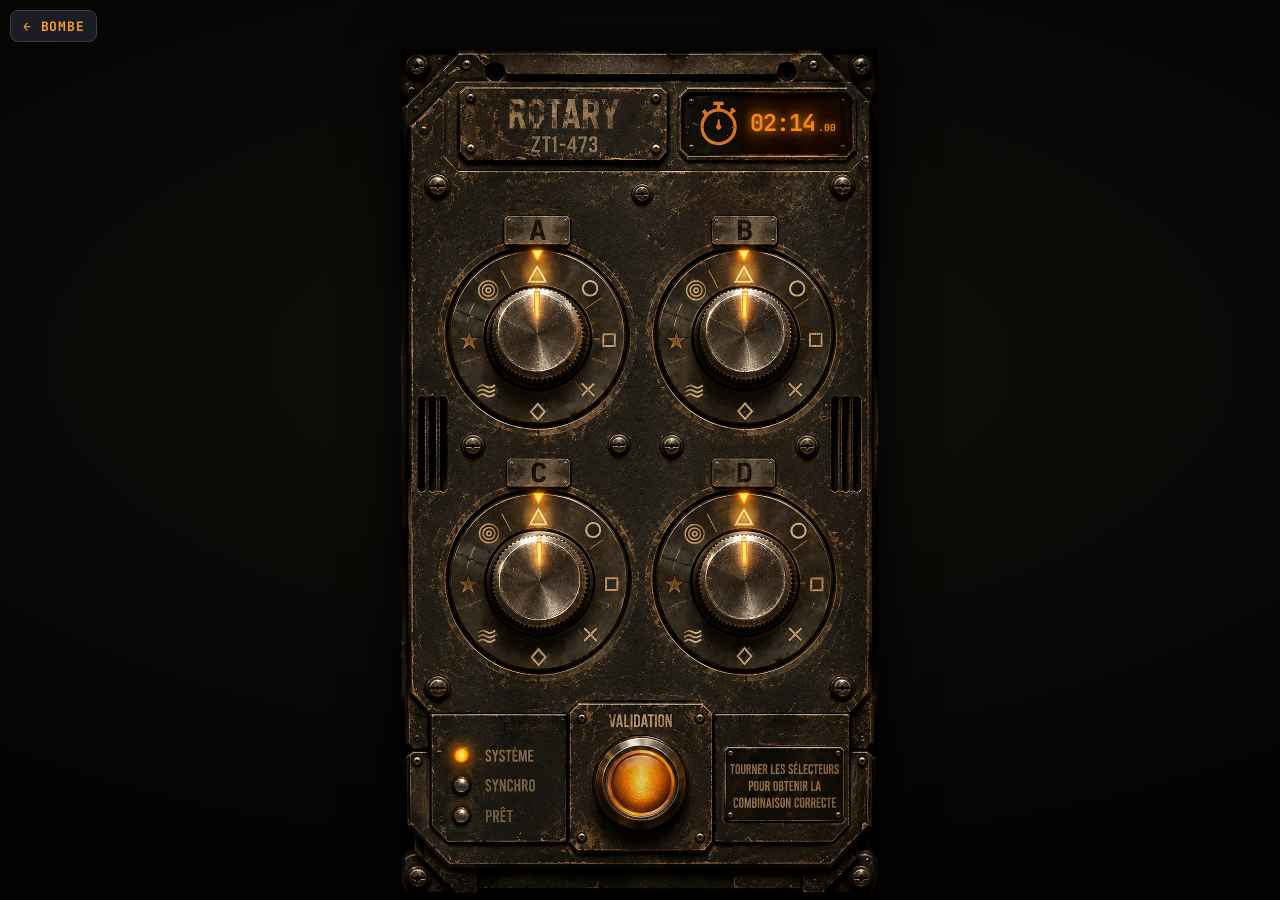
<file: rotary.html>
<!doctype html>
<html lang="fr"><head><meta charset="utf-8">
<meta name="viewport" content="width=device-width,initial-scale=1,viewport-fit=cover,user-scalable=no">
<meta name="theme-color" content="#050403"><title>ZERO TIME · ROTARY</title>
<link href="https://fonts.googleapis.com/css2?family=JetBrains+Mono:wght@500;700&family=Saira+Stencil+One&display=swap" rel="stylesheet">
<link rel="stylesheet" href="css/rotary.css?v=1"><style>html,body{margin:0;height:100%;background:#050403;overscroll-behavior:none}</style></head>
<body><div id="app"></div>
<script src="js/rotary.js?v=1"></script>
<script>
  // Démo autonome : combinaison tirée au hasard, chrono de 2 min 15. (?debug affiche la solution)
  var target = [1, 3, 6, 5]; // test : A cercle · B croix · C étoile · D onde
  var R = ZTRotary.mount(document.getElementById("app"), {
    backLabel: "← BOMBE", onBack: function () { location.href = "./"; },
    isCorrect: function (i, v) { return ZTRotary.SYMBOLS[v].s === target[i]; }, onValidate: function (p) { return p.every(function (v, i) { return ZTRotary.SYMBOLS[v].s === target[i]; }); }
  });
  var end = Date.now() + 135000;
  setInterval(function () { R.setTime(end - Date.now()); }, 200); R.setTime(135000);
  if (/debug/.test(location.search)) { var d = document.createElement("div"); d.className = "zr-dbg"; d.textContent = "SOLUTION " + target.map(function (v) { return ["triangle","cercle","carré","croix","losange","onde","étoile","cible"][v]; }).join(" · "); document.body.appendChild(d); }
</script></body></html>
</file>
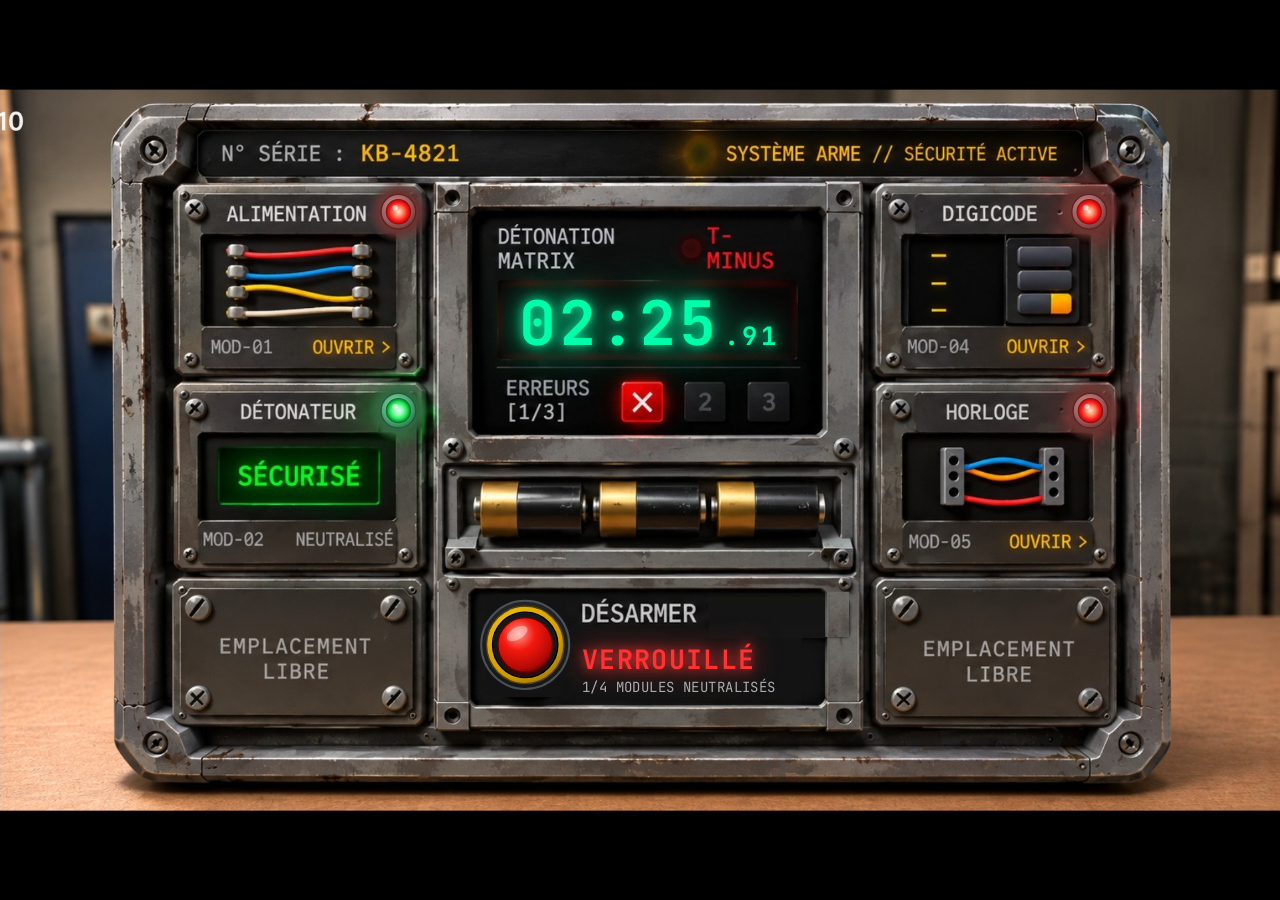
<file: test/bombe.html>
<!DOCTYPE html>
<html lang="fr"><head><meta charset="utf-8">
<meta name="viewport" content="width=device-width,initial-scale=1,viewport-fit=cover">
<meta name="theme-color" content="#000">
<title>ZERO TIME — test écran de la bombe</title>
<style>
@font-face{font-family:"ZTOrb";src:url(jetbrains-400.woff2) format("woff2");font-weight:400;font-display:block}
@font-face{font-family:"ZTOrb";src:url(jetbrains-700.woff2) format("woff2");font-weight:700;font-display:block}

html,body{margin:0;height:100%;background:#000;overflow:hidden;-webkit-tap-highlight-color:transparent;font-family:"JetBrains Mono",ui-monospace,monospace}
#stage{position:absolute;left:50%;top:50%;width:min(100vw,calc(100vh*1918/1080));aspect-ratio:1918/1080;transform:translate(-50%,-50%)}
#stage img{display:block;width:100%;height:100%;user-select:none;-webkit-user-drag:none}
.z{position:absolute;border:0;padding:0;background:transparent;border-radius:1.2%;cursor:pointer;outline:0}
.z[data-t=free],.z[data-t=chrono]{cursor:default}
.z.on{background:rgba(255,255,255,.14)}
@keyframes sh{0%,100%{transform:translate(-50%,-50%)}20%{transform:translate(calc(-50% - 7px),-50%)}40%{transform:translate(calc(-50% + 7px),-50%)}60%{transform:translate(calc(-50% - 5px),-50%)}80%{transform:translate(calc(-50% + 5px),-50%)}}
#stage.sh{animation:sh .35s}
#toast{position:fixed;left:50%;bottom:14px;transform:translateX(-50%);background:rgba(10,14,18,.92);color:#f3f5f5;border:1px solid #ff9f32;border-radius:8px;padding:8px 14px;font-size:14px;opacity:0;pointer-events:none;transition:opacity .2s;z-index:5;max-width:90vw;text-align:center}
#toast.on{opacity:1}
#mod{position:fixed;background:#101820;color:#f3f5f5;z-index:10;display:none;overflow:hidden;transition:left .3s ease,top .3s ease,width .3s ease,height .3s ease,border-radius .3s ease;border:1px solid #2a3640}
#mod .in{position:absolute;inset:0;display:flex;flex-direction:column;align-items:center;justify-content:center;gap:12px;text-align:center;padding:16px;opacity:0;transition:opacity .2s .2s}
#mod.full .in{opacity:1}
#mod h2{margin:0;font-size:22px;letter-spacing:.12em;color:#ff9f32;text-transform:uppercase}
#mod p{margin:0;color:#a8b3bb;font-size:14px;max-width:520px;line-height:1.5}
#mod button{margin-top:6px;height:48px;padding:0 24px;border:0;border-radius:8px;background:#ff9f32;color:#101820;font-family:inherit;font-size:15px;font-weight:700;letter-spacing:.06em;cursor:pointer}
#turn{position:fixed;inset:0;background:#000;color:#f3f5f5;z-index:20;display:none;align-items:center;justify-content:center;flex-direction:column;gap:14px;text-align:center;font-size:18px;letter-spacing:.1em}
#turn b{font-size:44px;color:#ff9f32}
@media (orientation:portrait){#turn{display:flex}}

#fx{position:absolute;inset:0;width:100%;height:100%;pointer-events:none}
#fx .dig{font-family:"ZTOrb",ui-monospace,monospace;font-weight:700;font-size:92px;letter-spacing:.05em;fill:#00ffaa;text-anchor:middle;filter:drop-shadow(0 0 8px rgba(0,255,170,.9)) drop-shadow(0 0 22px rgba(0,255,170,.6)) drop-shadow(0 0 42px rgba(0,255,170,.35))}
#fx .off{opacity:0}
@keyframes bl{0%,44%{opacity:0}50%,94%{opacity:1}100%{opacity:0}}
@keyframes blg2{0%,44%{opacity:1}50%,94%{opacity:.12}100%{opacity:1}}
@keyframes blg{0%,44%{opacity:.12}50%,94%{opacity:1}100%{opacity:.12}}
@keyframes bl2{0%,44%{opacity:1}50%,94%{opacity:0}100%{opacity:1}}
@keyframes pu{0%,100%{opacity:0}50%{opacity:.42}}
.a1{animation:bl 1.2s steps(1,end) infinite}
.a2{animation:bl2 1.2s steps(1,end) infinite}
.a3{animation:pu 2.4s ease-in-out infinite}
.a4{animation:bl 2.4s steps(1,end) infinite}
#fx.fast .a1,#fx.fast .a2{animation-duration:.5s}
#fx.fast .a4{animation-duration:1s}
#boom{position:fixed;inset:0;background:#2a0000;color:#fff;z-index:15;display:none;align-items:center;justify-content:center;flex-direction:column;gap:18px;text-align:center}
#boom.on{display:flex;animation:fl .5s 3}
#boom.win{background:#031a0e;animation:none}#boom.win h2{color:#00ffaa}
@keyframes fl{0%,100%{background:#2a0000}50%{background:#b00000}}
#boom h2{margin:0;font-size:40px;letter-spacing:.2em;color:#ff4b43}
#boom button{height:48px;padding:0 26px;border:0;border-radius:8px;background:#ff9f32;color:#101820;font-family:inherit;font-size:15px;font-weight:700;letter-spacing:.06em;cursor:pointer}
#mod .tm{position:absolute;top:10px;right:14px;font-family:"ZTOrb",monospace;font-weight:700;font-size:22px;color:#fc2723}

#fx .dig.al{fill:#ff3333;filter:drop-shadow(0 0 10px rgba(255,51,51,1)) drop-shadow(0 0 28px rgba(255,51,51,.8)) drop-shadow(0 0 50px rgba(255,51,51,.5));animation:fc .65s ease-in-out infinite alternate}
@keyframes fc{0%{opacity:.85}100%{opacity:1}}
#fx .ms{font-size:38px}
.led .lr,.led .lg{display:none}
.led.red .lr,.led.green .lg{display:inline}
.led.red .lr{animation:blg 1.2s steps(1,end) infinite}
.led.red.alt .lr{animation:blg2 1.2s steps(1,end) infinite}
.led.green .lg{animation:pu2 2.4s ease-in-out infinite}
#fx.fast .led.red .lr{animation-duration:.5s}



@keyframes pu2{0%,100%{opacity:.7}50%{opacity:1}}

#mod .row{display:flex;gap:10px;flex-wrap:wrap;justify-content:center}
#mod button.alt{background:transparent;color:#ff9f32;border:1px solid #ff9f32}

#fx .at{font-family:"ZTOrb",ui-monospace,monospace;font-weight:400;font-size:26px;fill:#a9acae;letter-spacing:.03em}
#fx .bt{font-family:"ZTOrb",ui-monospace,monospace;font-weight:700;text-anchor:middle}
#armb .gr,#armb .rd{display:none}
#armb.lock .rd{display:inline}#armb.open .gr{display:inline}
#es .cap{transition:transform .12s;transform-box:fill-box;transform-origin:center}
#es.pressed .cap{transform:translateY(5px) scale(.93)}
#es .halo{opacity:0}
#es.open .halo{animation:pu3 1.1s ease-in-out infinite}
@keyframes pu3{0%,100%{opacity:.25}50%{opacity:.9}}

#fx .st{font-family:"ZTOrb",ui-monospace,monospace;font-weight:700;font-size:40px;letter-spacing:.05em}
#armb.lock .st{fill:#ff3333;filter:drop-shadow(0 0 8px rgba(255,51,51,.95)) drop-shadow(0 0 20px rgba(255,51,51,.6))}
#armb.open .st{fill:#00ffaa;filter:drop-shadow(0 0 8px rgba(0,255,170,.9)) drop-shadow(0 0 22px rgba(0,255,170,.6))}
#fx .sub{font-size:21px}
</style></head><body>
<div id="stage">
<img src="bombe.jpg" alt="Bombe : Alimentation, Détonateur, Digicode, Horloge, deux emplacements libres" draggable="false">
<svg id="fx" viewBox="0 0 1918 1080" aria-hidden="true">
<defs>
<radialGradient id="offR"><stop offset="0" stop-color="#2b0707"/><stop offset=".5" stop-color="#3a0b0b"/><stop offset=".62" stop-color="#1c0606" stop-opacity=".9"/><stop offset="1" stop-color="#0d0404" stop-opacity="0"/></radialGradient>
<radialGradient id="offG"><stop offset="0" stop-color="#062a12"/><stop offset=".5" stop-color="#0a3a18"/><stop offset=".62" stop-color="#05200c" stop-opacity=".9"/><stop offset="1" stop-color="#030f06" stop-opacity="0"/></radialGradient>
<radialGradient id="offY"><stop offset="0" stop-color="#2a2204"/><stop offset=".55" stop-color="#3a2f06"/><stop offset="1" stop-color="#120d02" stop-opacity="0"/></radialGradient>
<radialGradient id="hR"><stop offset="0" stop-color="#ff2a1f" stop-opacity=".75"/><stop offset=".45" stop-color="#ff2a1f" stop-opacity=".35"/><stop offset="1" stop-color="#ff2a1f" stop-opacity="0"/></radialGradient>
<radialGradient id="hG"><stop offset="0" stop-color="#17ff6a" stop-opacity=".75"/><stop offset=".45" stop-color="#17ff6a" stop-opacity=".35"/><stop offset="1" stop-color="#17ff6a" stop-opacity="0"/></radialGradient>
<radialGradient id="lR" cx=".5" cy=".5" r=".5"><stop offset="0" stop-color="#ffe6cf"/><stop offset=".38" stop-color="#ff8a66"/><stop offset=".75" stop-color="#ff1a1a"/><stop offset="1" stop-color="#b00808"/></radialGradient>
<radialGradient id="lG" cx=".5" cy=".5" r=".5"><stop offset="0" stop-color="#e4fff0"/><stop offset=".38" stop-color="#8dffb4"/><stop offset=".75" stop-color="#16e04e"/><stop offset="1" stop-color="#087a2a"/></radialGradient>
<radialGradient id="bz" cx=".4" cy=".35" r=".75"><stop offset="0" stop-color="#b9c1c4"/><stop offset=".6" stop-color="#6c7478"/><stop offset="1" stop-color="#2b3134"/></radialGradient>
<radialGradient id="pt"><stop offset="0" stop-color="#3b3836"/><stop offset=".62" stop-color="#3b3836"/><stop offset="1" stop-color="#3b3836" stop-opacity="0"/></radialGradient>
<radialGradient id="esb" cx=".5" cy=".4" r=".7"><stop offset="0" stop-color="#3a3f43"/><stop offset="1" stop-color="#0d0e0f"/></radialGradient>
<radialGradient id="esy" cx=".4" cy=".35" r=".8"><stop offset="0" stop-color="#ffd21f"/><stop offset=".7" stop-color="#d09a00"/><stop offset="1" stop-color="#7a5a00"/></radialGradient>
<radialGradient id="esr" cx=".38" cy=".3" r=".75"><stop offset="0" stop-color="#ff9a8c"/><stop offset=".4" stop-color="#f3190f"/><stop offset=".85" stop-color="#b30a05"/><stop offset="1" stop-color="#6b0402"/></radialGradient>
<radialGradient id="esh"><stop offset=".55" stop-color="#ff2a1f" stop-opacity=".7"/><stop offset="1" stop-color="#ff2a1f" stop-opacity="0"/></radialGradient>
<linearGradient id="pbg" x1="0" y1="0" x2="0" y2="1"><stop offset="0" stop-color="#0a0d0a"/><stop offset=".12" stop-color="#14160f"/><stop offset=".3" stop-color="#141414"/><stop offset="1" stop-color="#151515"/></linearGradient>
<linearGradient id="bgR" x1="0" y1="0" x2="0" y2="1"><stop offset="0" stop-color="#d11a1a"/><stop offset="1" stop-color="#8a0c0c"/></linearGradient>
<linearGradient id="bgG" x1="0" y1="0" x2="0" y2="1"><stop offset="0" stop-color="#14a04c"/><stop offset="1" stop-color="#0a6a30"/></linearGradient>
</defs>
<rect x="752" y="294" width="436" height="102" rx="6" fill="#090405" style="filter:blur(3px)"/>
<text class="dig" id="dg" x="972" y="383"><tspan id="dm">02:27</tspan><tspan class="ms" id="dms" dx="8">.00</tspan></text>



<g class="led red" id="led-alim" transform="translate(597 183)">
<circle r="48" fill="url(#pt)"/>
<circle r="26" fill="url(#bz)" stroke="#1b2023" stroke-width="2"/>
<circle r="19" fill="#120a0a"/>
<g class="lr"><circle class="glow" r="46" fill="url(#hR)"/><circle r="18" fill="url(#lR)"/><circle cx="-5" cy="-6" r="4" fill="#fff" opacity=".6"/></g>
<g class="lg"><circle class="glow" r="46" fill="url(#hG)"/><circle r="18" fill="url(#lG)"/><circle cx="-5" cy="-6" r="4" fill="#fff" opacity=".6"/></g>
</g>
<g class="led red" id="led-deto" transform="translate(597 481)">
<circle r="48" fill="url(#pt)"/>
<circle r="26" fill="url(#bz)" stroke="#1b2023" stroke-width="2"/>
<circle r="19" fill="#120a0a"/>
<g class="lr"><circle class="glow" r="46" fill="url(#hR)"/><circle r="18" fill="url(#lR)"/><circle cx="-5" cy="-6" r="4" fill="#fff" opacity=".6"/></g>
<g class="lg"><circle class="glow" r="46" fill="url(#hG)"/><circle r="18" fill="url(#lG)"/><circle cx="-5" cy="-6" r="4" fill="#fff" opacity=".6"/></g>
</g>
<g class="led red alt" id="led-digi" transform="translate(1632 183)">
<circle r="48" fill="url(#pt)"/>
<circle r="26" fill="url(#bz)" stroke="#1b2023" stroke-width="2"/>
<circle r="19" fill="#120a0a"/>
<g class="lr"><circle class="glow" r="46" fill="url(#hR)"/><circle r="18" fill="url(#lR)"/><circle cx="-5" cy="-6" r="4" fill="#fff" opacity=".6"/></g>
<g class="lg"><circle class="glow" r="46" fill="url(#hG)"/><circle r="18" fill="url(#lG)"/><circle cx="-5" cy="-6" r="4" fill="#fff" opacity=".6"/></g>
</g>
<g class="led red" id="led-hor" transform="translate(1634 481)">
<circle r="48" fill="url(#pt)"/>
<circle r="26" fill="url(#bz)" stroke="#1b2023" stroke-width="2"/>
<circle r="19" fill="#120a0a"/>
<g class="lr"><circle class="glow" r="46" fill="url(#hR)"/><circle r="18" fill="url(#lR)"/><circle cx="-5" cy="-6" r="4" fill="#fff" opacity=".6"/></g>
<g class="lg"><circle class="glow" r="46" fill="url(#hG)"/><circle r="18" fill="url(#lG)"/><circle cx="-5" cy="-6" r="4" fill="#fff" opacity=".6"/></g>
</g>
<g id="armb" class="lock">
<rect x="728" y="756" width="120" height="154" rx="14" fill="#131313"/>
<rect x="866" y="820" width="336" height="94" fill="#131313"/>
<rect x="1062" y="754" width="174" height="68" fill="url(#pbg)"/>
<text class="st" id="at1" x="872" y="868">VERROUILLÉ</text>
<text class="at sub" id="at2" x="872" y="902">0/4 MODULES NEUTRALISÉS</text>
<g id="es" class="lock" transform="translate(787 832)">
<circle class="halo" r="78" fill="url(#esh)"/>
<circle r="66" fill="url(#esb)" stroke="#4a5055" stroke-width="3"/>
<circle r="58" fill="url(#esy)" stroke="#5a4300" stroke-width="2"/>
<circle r="49" fill="#16181a" stroke="#000" stroke-width="2"/>
<ellipse cx="0" cy="9" rx="40" ry="38" fill="#3a0503"/>
<g class="cap"><circle r="41" fill="url(#esr)" stroke="#5a0300" stroke-width="2"/><ellipse cx="-12" cy="-17" rx="17" ry="9" fill="#fff" opacity=".4" transform="rotate(-30 -12 -17)"/></g>
</g>
</g>
<circle class="a1" cx="1036" cy="238" r="26" fill="url(#offR)"/>
<ellipse class="a4" cx="1049" cy="96" rx="22" ry="26" fill="url(#offY)"/>
</svg>
<button class="z" data-t="todo" data-n="Alimentation" data-id="alim" style="left:13.608%;top:13.241%;width:19.604%;height:26.389%" aria-label="Alimentation"></button>
<button class="z" data-t="done" data-n="Détonateur" data-id="deto" style="left:13.608%;top:40.741%;width:19.604%;height:25.741%" aria-label="Détonateur"></button>
<button class="z" data-t="free" data-n="" style="left:13.608%;top:67.870%;width:19.604%;height:20.093%" aria-label="free"></button>
<button class="z" data-t="todo" data-n="Digicode" data-id="digi" style="left:68.352%;top:13.241%;width:18.665%;height:26.389%" aria-label="Digicode"></button>
<button class="z" data-t="todo" data-n="Horloge" data-id="hor" style="left:68.352%;top:40.741%;width:18.665%;height:25.741%" aria-label="Horloge"></button>
<button class="z" data-t="free" data-n="" style="left:68.352%;top:67.870%;width:18.665%;height:20.093%" aria-label="free"></button>
<button class="z" data-t="chrono" data-n="" style="left:36.705%;top:16.204%;width:27.894%;height:31.944%" aria-label="chrono"></button>
<button class="z" data-t="piles" data-n="" style="left:34.776%;top:52.130%;width:32.013%;height:14.722%" aria-label="piles"></button>
<button class="z" data-t="arm" data-n="" style="left:37.643%;top:70.185%;width:6.778%;height:13.889%;border-radius:50%" aria-label="arm"></button>
</div>
<div id="mod" role="dialog" aria-modal="true"><div class="tm" id="tm"></div><div class="in"><h2 id="mt"></h2><p id="mp"></p><div class="row"><button id="solve" type="button">SIMULER : MODULE RÉSOLU</button><button class="alt" id="back" type="button">← BOMBE</button></div></div></div>
<div id="toast" role="status"></div>
<div id="boom"><h2 id="bt">EXPLOSION</h2><div id="bs">Le temps est écoulé.</div><button id="again" type="button">REJOUER</button></div>
<div id="turn"><b>↻</b>TOURNE TON TÉLÉPHONE<br>EN MODE PAYSAGE</div>
<script>
(function(){
var stage=document.getElementById("stage"),mod=document.getElementById("mod"),toast=document.getElementById("toast"),tt;
function say(m){toast.textContent=m;toast.classList.add("on");clearTimeout(tt);tt=setTimeout(function(){toast.classList.remove("on")},1800)}
function buzz(n){try{navigator.vibrate&&navigator.vibrate(n)}catch(e){}}
var cur=null;
function openMod(z){
  var r=z.getBoundingClientRect(),done=ST[z.dataset.id]==="green";document.getElementById("solve").style.display=done?"none":"";
  document.getElementById("mt").textContent=z.dataset.n;
  document.getElementById("mp").textContent=done
    ? "Module neutralisé. Il s'ouvre en lecture seule."
    : "Maquette de test : ici s'ouvrirait le module « "+z.dataset.n+" » en grand, avec son état conservé si tu en sors.";
  mod.style.cssText="display:block;left:"+r.left+"px;top:"+r.top+"px;width:"+r.width+"px;height:"+r.height+"px;border-radius:10px";
  cur=z; void mod.offsetWidth;
  mod.style.left="0px";mod.style.top="0px";mod.style.width="100vw";mod.style.height="100vh";mod.style.borderRadius="0";
  mod.classList.add("full");
}
function closeMod(){
  if(!cur)return;
  var r=cur.getBoundingClientRect();
  mod.classList.remove("full");
  mod.style.left=r.left+"px";mod.style.top=r.top+"px";mod.style.width=r.width+"px";mod.style.height=r.height+"px";mod.style.borderRadius="10px";
  setTimeout(function(){mod.style.display="none";cur=null},300);
}
document.getElementById("back").onclick=closeMod;
[].forEach.call(document.querySelectorAll(".z"),function(z){
  function on(){if(z.dataset.t!=="chrono")z.classList.add("on")}
  function off(){z.classList.remove("on")}
  z.addEventListener("touchstart",on,{passive:true});z.addEventListener("touchend",off);z.addEventListener("touchcancel",off);
  z.addEventListener("mousedown",on);z.addEventListener("mouseup",off);z.addEventListener("mouseleave",off);
  z.addEventListener("click",function(){
    var t=z.dataset.t;
    if(t==="todo"||t==="done"){buzz(15);openMod(z)}
    else if(t==="free"){buzz(10);say("Emplacement libre")}
    else if(t==="piles"){buzz(10);say("Piles : 3")}
    else if(t==="chrono"){}
    else if(t==="arm"){
      if(nleft()>0){buzz([30,40,30]);stage.classList.remove("sh");void stage.offsetWidth;stage.classList.add("sh");var l=nleft();say("Verrouillé : "+l+" module"+(l>1?"s":"")+" à traiter")}
      else if(!over){var e=document.getElementById("es");e.classList.add("pressed");buzz([60,30,90]);setTimeout(function(){e.classList.remove("pressed");finish(true)},350)}
    }
  });
});

var Q=new URLSearchParams(location.search),LEFT=+(Q.get("t")||147),PAUSE=Q.has("pause"),end=Date.now()+LEFT*1000,over=false;
var fx=document.getElementById("fx"),dm=document.getElementById("dm"),dms=document.getElementById("dms"),dg=document.getElementById("dg"),tm=document.getElementById("tm");
var ST={alim:"red",deto:"green",digi:"red",hor:"red"},NAME={alim:"Alimentation",deto:"Détonateur",digi:"Digicode",hor:"Horloge"};
if(Q.has("done")){for(var q in ST)ST[q]="green"}
var TOT=Object.keys(ST).length;
function nleft(){return Object.keys(ST).filter(function(k){return ST[k]==="red"}).length}
function armUI(){
  var open=nleft()===0,a=document.getElementById("armb"),e=document.getElementById("es");
  a.classList.toggle("lock",!open);a.classList.toggle("open",open);e.classList.toggle("lock",!open);e.classList.toggle("open",open);
  document.getElementById("at1").textContent=open?"DÉVERROUILLÉ":"VERROUILLÉ";
  document.getElementById("at2").textContent=open?"APPUYER SUR ARRÊT":(TOT-nleft())+"/"+TOT+" MODULES NEUTRALISÉS";
}
function leds(){for(var k in ST){var g=document.getElementById("led-"+k);g.classList.remove("red","green");g.classList.add(ST[k])}armUI()}
leds();
function show(ms){
  var sec=Math.floor(ms/1000),cs=Math.floor((ms%1000)/10);
  var m=("0"+Math.floor(sec/60)).slice(-2),s2=("0"+(sec%60)).slice(-2);
  dm.textContent=m+":"+s2;dms.textContent="."+("0"+cs).slice(-2);
  tm.textContent=m+":"+s2;
  dg.classList.toggle("al",ms<=20000);
  fx.classList.toggle("fast",ms<=30000);
}
function finish(win){
  over=true;closeMod();
  var b=document.getElementById("boom");
  document.getElementById("bt").textContent=win?"BOMBE DÉSARMÉE":"EXPLOSION";
  document.getElementById("bs").textContent=win?"Tous les modules sont neutralisés.":"Le temps est écoulé.";
  b.className=win?"on win":"on";buzz(win?[60,40,60]:[200,80,200,80,400]);
}
function tick(){
  if(PAUSE){show(LEFT*1000);return}
  if(over)return;
  var ms=Math.max(0,end-Date.now());
  show(ms);
  if(ms===0)finish(false);
}
document.getElementById("again").onclick=function(){over=false;ST={alim:"red",deto:"green",digi:"red",hor:"red"};leds();end=Date.now()+LEFT*1000;document.getElementById("boom").className="";tick()};
document.getElementById("solve").onclick=function(){
  if(!cur)return;var id=cur.dataset.id;ST[id]="green";leds();buzz(25);
  var left=nleft();
  closeMod();
  if(left===0){buzz([40,30,40]);say("Déverrouillé : appuie sur l'arrêt d'urgence")}else say(NAME[id]+" neutralisé · reste "+left);
};
tick();setInterval(tick,40);
document.addEventListener("keydown",function(e){if(e.key==="Escape")closeMod()});
})();
</script></body></html>
</file>
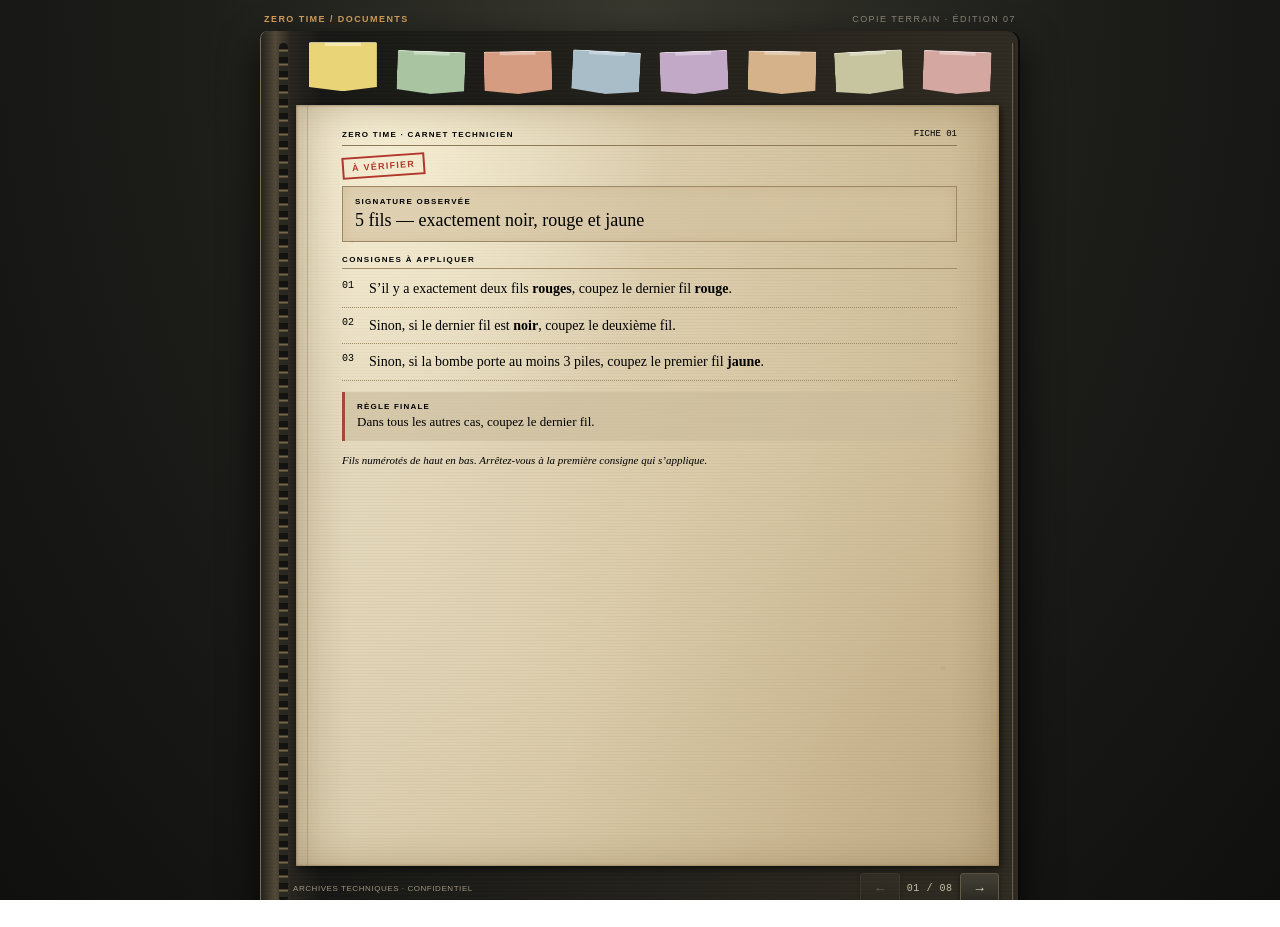
<file: test/carnet.html>
<!DOCTYPE html>
<html lang="fr">
<head>
<meta charset="UTF-8">
<meta name="viewport" content="width=device-width, initial-scale=1, viewport-fit=cover">
<meta name="theme-color" content="#171816">
<meta name="apple-mobile-web-app-capable" content="yes">
<title>ZERO TIME — Carnet technicien</title>
<style>
:root{
 --ink:#000;--muted:#000;--paper:#dfd0ad;--paper2:#cdbb94;
 --edge:#927c56;--dark:#171714;--orange:#c47a32;--red:#873e32;
}
*{box-sizing:border-box}
html,body{margin:0;width:100%;height:100%;overflow:hidden}
body{
 color:#eee8dc;font-family:Georgia,"Times New Roman",serif;
 background:
  radial-gradient(ellipse at 50% 0%,#39382f 0,#1d1e1a 48%,#10110f 100%);
 padding:clamp(5px,1.5vh,14px) 9px;
}
.shell{
 width:min(100%,680px);height:100%;height:100dvh;max-height:100dvh;
 margin:0 auto;display:flex;flex-direction:column;min-height:0;
}
.topline{
 flex:0 0 auto;display:flex;justify-content:space-between;align-items:center;
 gap:10px;margin:0 4px 7px;color:#b8aa8e;
 font:9px/1.2 Arial,sans-serif;letter-spacing:.16em;text-transform:uppercase;
}
.brand{font-weight:700;color:#d7a05c}.status{color:#8e897d;text-align:right}
.book{
 flex:1;min-height:0;position:relative;display:flex;flex-direction:column;
 padding:9px 9px 8px;border-radius:7px 11px 11px 7px;
 background:
  repeating-linear-gradient(0deg,#ffffff04 0 1px,transparent 1px 4px),
  linear-gradient(90deg,#211f1a 0,#514838 2%,#28251f 4%,#171815 8%,#302b22 100%);
 box-shadow:0 15px 38px #000b,inset 1px 0 #7d705a,inset -2px 0 #080908;
}
.book:before{
 content:"";position:absolute;z-index:2;left:13px;top:12px;bottom:12px;width:7px;
 border-radius:5px;background:repeating-linear-gradient(to bottom,#11120f 0 6px,#79694e 7px 8px,#292820 9px 14px);
 opacity:.95;pointer-events:none
}
.book:after{
 content:"";position:absolute;right:5px;top:12px;bottom:12px;width:3px;
 background:linear-gradient(90deg,#9a8968,#39352b,#161714);opacity:.75;pointer-events:none
}
.tabs{
 flex:0 0 auto;display:flex;align-items:flex-end;justify-content:space-around;
 gap:clamp(3px,1vw,8px);margin:0 7px 7px 19px;padding:1px 2px 4px;
 overflow:visible;
}
.tab{
 position:relative;flex:1;min-width:0;max-width:68px;height:37px;
 border:0;border-radius:2px 2px 3px 3px;padding:5px 2px 4px;
 color:#514638;font:bold 9px/1 Arial,sans-serif;cursor:pointer;
 box-shadow:1px 3px 5px #0008,inset 0 1px #ffffff88;
 transform:rotate(var(--tilt,-2deg));transition:transform .18s,filter .18s;
 clip-path:polygon(0 0,100% 0,100% 91%,50% 100%,0 91%);
}
.tab:nth-child(1){background:#d8c46f;--tilt:-3deg}
.tab:nth-child(2){background:#a9c4a0;--tilt:2deg}
.tab:nth-child(3){background:#d69c82;--tilt:-1deg}
.tab:nth-child(4){background:#a8bdc8;--tilt:3deg}
.tab:nth-child(5){background:#c3a9c8;--tilt:-2deg}
.tab:nth-child(6){background:#d6b28a;--tilt:1deg}
.tab:nth-child(7){background:#c6c5a0;--tilt:-3deg}
.tab:nth-child(8){background:#d4a7a0;--tilt:2deg}
.tab:before{content:"";position:absolute;top:0;left:24%;width:52%;height:4px;background:#ffffff55}
.tab[aria-current="page"]{height:43px;transform:translateY(-3px) rotate(0deg);filter:brightness(1.08);z-index:1}
.paper-wrap{flex:1;min-height:0;margin-left:15px;margin-right:7px;perspective:1200px}
.paper{
 position:relative;height:100%;min-height:0;padding:clamp(12px,2.4vh,23px) clamp(13px,4vw,27px) 12px clamp(19px,5vw,31px);
 color:var(--ink);overflow:hidden;
 background:
  radial-gradient(ellipse at 13% 7%,#fff9e0a8,transparent 32%),
  radial-gradient(ellipse at 93% 90%,#8d704622,transparent 42%),
  radial-gradient(ellipse at 42% 48%,transparent 35%,#8e75401b 100%),
  repeating-linear-gradient(0deg,#5b48200b 0 1px,transparent 1px 3px),
  linear-gradient(105deg,#e9dfc6,#d9c9a7 58%,#cfbd98);
 box-shadow:inset 0 0 38px #80694366,inset 0 0 3px #786341,2px 3px 8px #0009;
 transform-origin:left center;transition:transform .32s ease,opacity .32s ease;
}
.paper:before{
 content:"";position:absolute;inset:0;pointer-events:none;opacity:.55;
 background:
  radial-gradient(ellipse at 8% 18%,#876b3d25 0 1px,transparent 2px),
  radial-gradient(ellipse at 92% 74%,#6d512b22 0 2px,transparent 3px),
  linear-gradient(90deg,#715b3b30,transparent 8%,transparent 93%,#715b3b22);
}
.paper:after{content:"";position:absolute;left:11px;top:0;bottom:0;width:1px;background:#9b795066}
.paper.turn-next{transform:rotateY(-8deg) translateX(4px);opacity:.72}
.paper.turn-prev{transform:rotateY(8deg) translateX(-4px);opacity:.72}
.page-head{display:flex;justify-content:space-between;align-items:center;border-bottom:1px solid #8d7955;padding-bottom:6px;margin-bottom:9px}
.kicker{font:bold 8px Arial,sans-serif;letter-spacing:.16em;color:#000;text-transform:uppercase}
.page-number{font:9px "Courier New",monospace;color:#000}
h1{font-size:clamp(19px,5vw,29px);line-height:1.02;margin:0 0 4px;font-weight:normal;letter-spacing:.01em}
.subtitle{font:italic 11px Georgia,serif;color:#71634d;margin-bottom:8px}
.stamp{display:inline-block;border:2px solid #b3261e;color:#b3261e;padding:4px 8px;transform:rotate(-4deg);font:bold 9px Arial,sans-serif;letter-spacing:.14em;margin:0 0 9px;opacity:.9;mix-blend-mode:multiply}
.signature{border:1px solid #9d8966;background:#d2c09d99;padding:7px 9px;margin:0 0 10px;box-shadow:inset 0 0 12px #8b734122}
.signature-label{font:bold 8px Arial,sans-serif;letter-spacing:.16em;color:#000;text-transform:uppercase;margin-bottom:4px}
.signature-value{font-size:clamp(14px,3.8vw,18px);line-height:1.16}
.section-title{font:bold 8px Arial,sans-serif;letter-spacing:.17em;text-transform:uppercase;color:#000;border-bottom:1px solid #a08c67;padding-bottom:4px;margin:9px 0 7px}
.rules{list-style:none;padding:0;margin:0;counter-reset:rule}
.rules li{counter-increment:rule;position:relative;padding:0 0 6px 27px;margin:0 0 6px;border-bottom:1px dotted #9f8b67;font-size:clamp(11px,3vw,14px);line-height:1.28}
.rules li:before{content:counter(rule,decimal-leading-zero);position:absolute;left:0;top:1px;color:#000;font:10px "Courier New",monospace}
.rules strong{font-weight:bold}
.final-rule{margin-top:8px;padding:8px 9px;border-left:3px solid #a14b35;background:#cabb9b99;font-size:clamp(11px,3vw,13px);line-height:1.3}
.final-rule b{display:block;font:bold 8px Arial,sans-serif;letter-spacing:.15em;color:#000;margin-bottom:3px}
.note{font:italic 10px/1.3 Georgia,serif;color:#000;margin:8px 0 0}
.sketch{display:none}
.footer{
 flex:0 0 auto;display:flex;justify-content:space-between;align-items:center;
 margin:7px 7px 0 19px;color:#9d927e;font:8px Arial,sans-serif;letter-spacing:.07em;
}
.controls{display:flex;gap:7px;align-items:center}
.navbtn{border:1px solid #665b47;border-radius:3px;background:linear-gradient(#454137,#292820);color:#e7dcc6;padding:7px 12px;box-shadow:0 2px 5px #0008}
.navbtn:disabled{opacity:.3;cursor:not-allowed}
.counter{min-width:42px;text-align:center;color:#c9bda6;font:10px "Courier New",monospace}
.hint{display:none}
@media(max-height:650px){
 .topline{margin-bottom:4px;font-size:8px}
 .book{padding-top:6px;padding-bottom:5px}
 .tabs{margin-bottom:4px}.tab{height:31px}.tab[aria-current="page"]{height:35px}
 .paper{padding-top:9px;padding-bottom:8px}
 .page-head{margin-bottom:6px}.subtitle{margin-bottom:5px}.stamp{margin-bottom:6px}
 .signature{padding:5px 7px;margin-bottom:6px}.section-title{margin:6px 0 5px}
 .rules li{padding-bottom:4px;margin-bottom:4px;line-height:1.2}
 .final-rule{margin-top:5px;padding:6px 7px}.note{margin-top:5px}
}
@media(min-width:700px){
 .shell{width:min(100%,760px)}
 .book{padding:13px 14px 10px}
 .paper{padding:24px 42px 18px 46px}
 .paper-wrap{margin-left:22px}
 .tabs{margin-left:27px}
 .tab{height:43px;font-size:10px}.tab[aria-current="page"]{height:49px}
 .book:before{left:19px;width:9px}
 .rules li{font-size:14px;line-height:1.4;padding-bottom:8px;margin-bottom:8px}
 .signature{padding:10px 12px;margin-bottom:13px}
 .section-title{margin:13px 0 10px}
 .final-rule{padding:10px 12px;margin-top:11px}
 .note{font-size:11px;margin-top:12px}
}
@media(prefers-reduced-motion:reduce){.paper,.tab{transition:none}}
</style>
</head>
<body>
<div class="shell">
  <div class="topline"><span class="brand">ZERO TIME / DOCUMENTS</span><span class="status">COPIE TERRAIN · ÉDITION 07</span></div>
  <main class="book" aria-label="Carnet de procédures">
    <nav class="tabs" id="tabs" aria-label="Onglets du carnet"></nav>
    <div class="paper-wrap">
      <article class="paper" id="paper" aria-live="polite"></article>
    </div>
    <div class="footer">
      <span>ARCHIVES TECHNIQUES · CONFIDENTIEL</span>
      <div class="controls">
        <button class="navbtn" id="prev" aria-label="Page précédente">←</button>
        <span class="counter" id="counter">01 / 08</span>
        <button class="navbtn" id="next" aria-label="Page suivante">→</button>
      </div>
    </div>
  </main>
  <p class="hint">Carnet technicien — 8 fiches.</p>
</div>
<script>
const pages = [
 {
  "stamp": "À VÉRIFIER",
  "sig": "5 fils — exactement noir, rouge et jaune",
  "rules": [
   "S’il y a exactement deux fils <strong>rouges</strong>, coupez le dernier fil <strong>rouge</strong>.",
   "Sinon, si le dernier fil est <strong>noir</strong>, coupez le deuxième fil.",
   "Sinon, si la bombe porte au moins 3 piles, coupez le premier fil <strong>jaune</strong>."
  ],
  "end": "Dans tous les autres cas, coupez le dernier fil.",
  "note": "Fils numérotés de haut en bas. Arrêtez-vous à la première consigne qui s’applique.",
  "ref": "FICHE 01"
 },
 {
  "stamp": "VÉRIFIER LES PILES",
  "sig": "Voyants allumés — 2 rouges et 1 bleu",
  "rules": [
   "<strong>2 piles</strong> — saisissez <strong>6 4 0 8</strong>.",
   "<strong>3 piles</strong> — saisissez <strong>5 0 1 6</strong>.",
   "<strong>4 piles</strong> — saisissez <strong>4 6 2 3</strong>."
  ],
  "end": "Annoncez les quatre chiffres à l’opérateur, un par un, dans cet ordre.",
  "note": "Comptez d’abord les piles de la bombe. Les quatre chiffres sont tous différents ; un code refusé compte comme une erreur.",
  "ref": "FICHE 02"
 },
 {
  "stamp": "DOUBLE CONTRÔLE",
  "sig": "6 fils — exactement blanc, bleu et vert",
  "rules": [
   "S’il y a plus de fils <strong>blancs</strong> que de fils <strong>bleus</strong>, coupez le dernier fil <strong>blanc</strong>.",
   "Sinon, si deux fils <strong>verts</strong> se suivent, coupez le premier fil <strong>vert</strong>.",
   "Sinon, si la bombe porte au moins 3 piles, coupez le deuxième fil."
  ],
  "end": "Dans tous les autres cas, coupez l’avant-dernier fil.",
  "note": "Fils numérotés de haut en bas. Arrêtez-vous à la première consigne qui s’applique.",
  "ref": "FICHE 03"
 },
 {
  "stamp": null,
  "sig": "5 fils — exactement noir, rouge et bleu",
  "rules": [
   "S’il y a exactement deux fils <strong>rouges</strong>, coupez le premier fil <strong>rouge</strong>.",
   "Sinon, si le dernier fil est <strong>noir</strong>, coupez le troisième fil.",
   "Sinon, si la bombe porte au moins 3 piles, coupez le premier fil <strong>bleu</strong>."
  ],
  "end": "Dans tous les autres cas, coupez le dernier fil.",
  "note": "Fils numérotés de haut en bas. Arrêtez-vous à la première consigne qui s’applique.",
  "ref": "FICHE 04"
 },
 {
  "stamp": "ORDRE IMPÉRATIF",
  "sig": "4 fils — exactement rouge et bleu",
  "rules": [
   "S’il y a plus de fils <strong>bleus</strong> que de fils <strong>rouges</strong>, coupez le dernier fil <strong>bleu</strong>.",
   "Sinon, si le premier fil est <strong>rouge</strong>, coupez le troisième fil.",
   "Sinon, si la bombe porte au plus 3 piles, coupez le dernier fil <strong>rouge</strong>."
  ],
  "end": "Dans tous les autres cas, coupez le deuxième fil.",
  "note": "Fils numérotés de haut en bas. Arrêtez-vous à la première consigne qui s’applique.",
  "ref": "FICHE 05"
 },
 {
  "stamp": null,
  "sig": "Voyants allumés — 2 rouges et 2 bleus",
  "rules": [
   "<strong>2 piles</strong> — saisissez <strong>1 6 5 9</strong>.",
   "<strong>3 piles</strong> — saisissez <strong>9 1 7 3</strong>.",
   "<strong>4 piles</strong> — saisissez <strong>8 0 7 2</strong>."
  ],
  "end": "Annoncez les quatre chiffres à l’opérateur, un par un, dans cet ordre.",
  "note": "Comptez d’abord les piles de la bombe. Les quatre chiffres sont tous différents ; un code refusé compte comme une erreur.",
  "ref": "FICHE 06"
 },
 {
  "stamp": "LECTURE AVANT ACTION",
  "sig": "6 fils — exactement blanc, rouge et bleu",
  "rules": [
   "S’il y a plus de fils <strong>blancs</strong> que de fils <strong>rouges</strong>, coupez le dernier fil <strong>blanc</strong>.",
   "Sinon, si deux fils <strong>bleus</strong> se suivent, coupez le premier fil <strong>bleu</strong>.",
   "Sinon, si la bombe porte 4 piles, coupez le troisième fil."
  ],
  "end": "Dans tous les autres cas, coupez le dernier fil.",
  "note": "Fils numérotés de haut en bas. Arrêtez-vous à la première consigne qui s’applique.",
  "ref": "FICHE 07"
 },
 {
  "stamp": "À VÉRIFIER",
  "sig": "7 fils — exactement noir, blanc et jaune",
  "rules": [
   "S’il y a au moins trois fils <strong>noirs</strong>, coupez le dernier fil <strong>noir</strong>.",
   "Sinon, si le quatrième fil est <strong>jaune</strong>, coupez le deuxième fil.",
   "Sinon, si la bombe porte au moins 3 piles, coupez le premier fil <strong>jaune</strong>."
  ],
  "end": "Dans tous les autres cas, coupez le dernier fil.",
  "note": "Fils numérotés de haut en bas. Arrêtez-vous à la première consigne qui s’applique.",
  "ref": "FICHE 08"
 }
];

let current=0;
const tabs=document.getElementById('tabs'),paper=document.getElementById('paper');
function render(){
 tabs.innerHTML=pages.map((p,i)=>`<button class="tab" data-page="${i}" aria-label="Post-it ${i+1}" title="Fiche ${i+1}" ${i===current?'aria-current="page"':''}></button>`).join('');
 const p=pages[current];
 paper.innerHTML=`
  <header class="page-head"><span class="kicker">ZERO TIME · CARNET TECHNICIEN</span><span class="page-number">${p.ref}</span></header>
  ${p.stamp?`<div class="stamp">${p.stamp}</div>`:''}
  <section class="signature"><div class="signature-label">Signature observée</div><div class="signature-value">${p.sig}</div></section>
  <div class="section-title">Consignes à appliquer</div>
  <ol class="rules">${p.rules.map(r=>`<li>${r}</li>`).join('')}</ol>
  <div class="final-rule"><b>RÈGLE FINALE</b>${p.end}</div>
  <p class="note">${p.note}</p>
  <div class="sketch">— NOTES DE TERRAIN / ${String(current+1).padStart(2,'0')} —<br><br>IDENTIFIER · LIRE · TRANSMETTRE</div>`;
 document.getElementById('counter').textContent=`${String(current+1).padStart(2,'0')} / ${String(pages.length).padStart(2,'0')}`;
 document.getElementById('prev').disabled=current===0;
 document.getElementById('next').disabled=current===pages.length-1;
}
function go(to){
 if(to<0||to>=pages.length||to===current)return;
 const direction=to>current?'turn-next':'turn-prev';
 paper.classList.add(direction);
 setTimeout(()=>{current=to;render();paper.classList.remove('turn-next','turn-prev')},150);
}
tabs.addEventListener('click',e=>{const b=e.target.closest('[data-page]');if(b)go(Number(b.dataset.page))});
document.getElementById('prev').addEventListener('click',()=>go(current-1));
document.getElementById('next').addEventListener('click',()=>go(current+1));
document.addEventListener('keydown',e=>{if(e.key==='ArrowLeft')go(current-1);if(e.key==='ArrowRight')go(current+1)});
let touchX=null;
paper.addEventListener('touchstart',e=>{touchX=e.changedTouches[0].clientX},{passive:true});
paper.addEventListener('touchend',e=>{if(touchX===null)return;const dx=e.changedTouches[0].clientX-touchX;if(Math.abs(dx)>55)go(current+(dx<0?1:-1));touchX=null},{passive:true});
render();
</script>
</body>
</html>
</file>
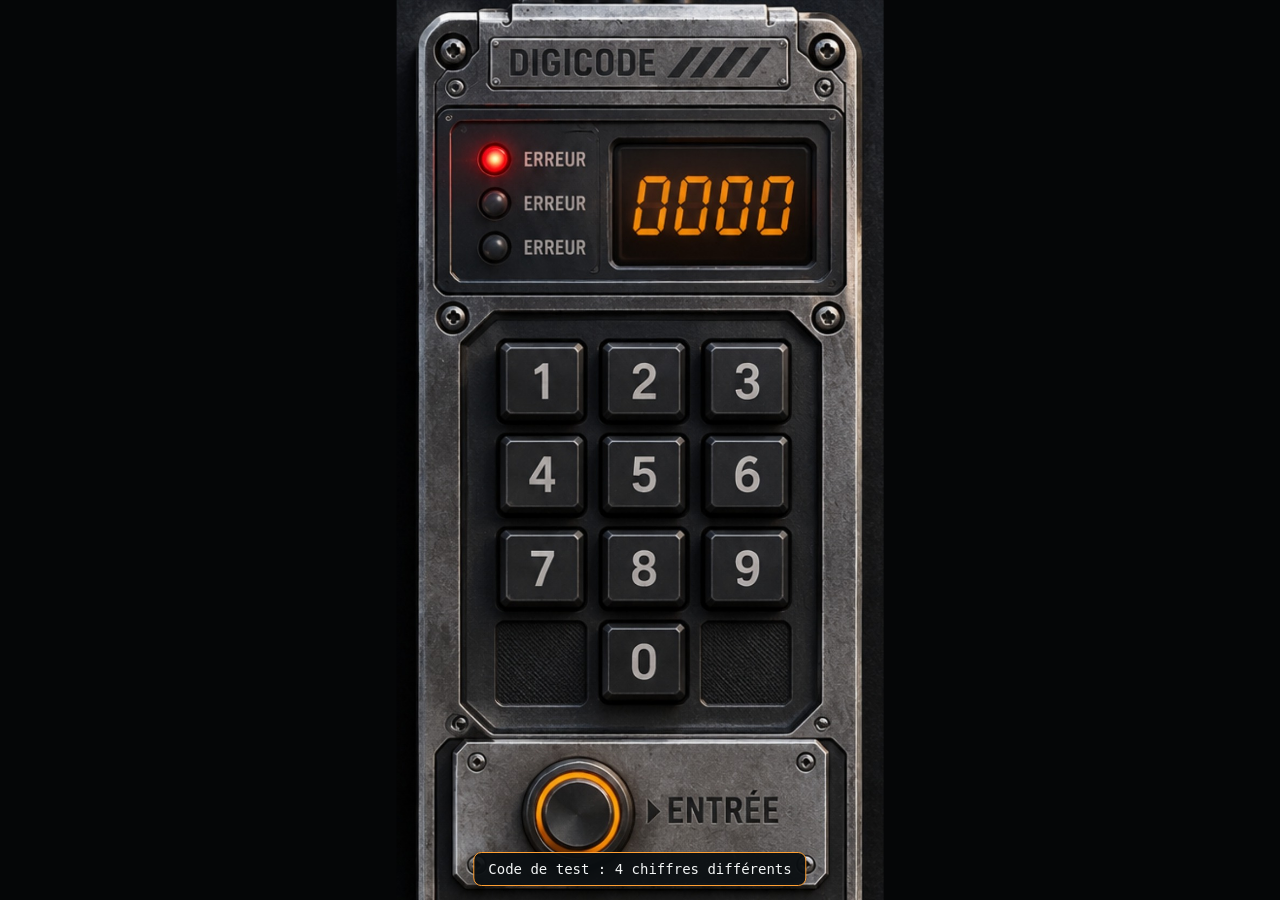
<file: test/digicode.html>
<!DOCTYPE html>
<html lang="fr"><head><meta charset="utf-8">
<meta name="viewport" content="width=device-width,initial-scale=1,viewport-fit=cover">
<meta name="theme-color" content="#050607">
<title>ZERO TIME — test module Digicode</title>
<style>
html,body{margin:0;height:100%;background:#050607;overflow:hidden;-webkit-tap-highlight-color:transparent;font-family:ui-monospace,"JetBrains Mono",monospace}
#stage{position:absolute;left:50%;top:50%;width:min(100vw,calc(100vh*900/1664));aspect-ratio:900/1664;transform:translate(-50%,-50%)}
#stage>img{display:block;width:100%;height:100%;user-select:none;-webkit-user-drag:none}
#fx{position:absolute;inset:0;width:100%;height:100%;pointer-events:none}
.z{position:absolute;border:0;padding:0;background:transparent;border-radius:6%;cursor:pointer;outline:0}
.z[data-k=disp]{cursor:default}
@keyframes sh{0%,100%{transform:translate(-50%,-50%)}20%{transform:translate(calc(-50% - 7px),-50%)}40%{transform:translate(calc(-50% + 7px),-50%)}60%{transform:translate(calc(-50% - 5px),-50%)}80%{transform:translate(calc(-50% + 5px),-50%)}}
#stage.sh{animation:sh .35s}
#dg{opacity:0} #dg.on{opacity:1}
#dg .lit{fill:#ff9f1a;filter:drop-shadow(0 0 5px rgba(255,150,20,.75))}
#dg.ok .lit{fill:#00ffaa;filter:drop-shadow(0 0 6px rgba(0,255,170,.8))}
#dg.bad .lit{fill:#ff3333;filter:drop-shadow(0 0 6px rgba(255,51,51,.9))}
#dg .gh{fill:#ff9f1a;opacity:.09}
.led{opacity:0;transition:opacity .15s} .led.on{opacity:1}
#toast{position:fixed;left:50%;bottom:14px;transform:translateX(-50%);background:rgba(10,14,18,.94);color:#f3f5f5;border:1px solid #ff9f32;border-radius:8px;padding:8px 14px;font-size:14px;opacity:0;pointer-events:none;transition:opacity .2s;z-index:5;max-width:92vw;text-align:center}
#toast.on{opacity:1}
#end{position:fixed;inset:0;z-index:15;display:none;align-items:center;justify-content:center;flex-direction:column;gap:18px;text-align:center;color:#fff;background:#2a0000}
#end.on{display:flex} #end.boom.on{animation:fl .5s 3}
@keyframes fl{0%,100%{background:#2a0000}50%{background:#b00000}}
#end.win{background:#031a0e}
#end h2{margin:0;font-size:34px;letter-spacing:.18em;color:#ff4b43} #end.win h2{color:#00ffaa}
#end button{height:48px;padding:0 26px;border:0;border-radius:8px;background:#ff9f32;color:#101820;font-family:inherit;font-size:15px;font-weight:700;letter-spacing:.06em;cursor:pointer}

.z .cap,#okcap{position:absolute;inset:0;background-image:url(digicode.jpg);background-repeat:no-repeat;transition:transform .09s ease-out,filter .09s;pointer-events:none;border-radius:6%}
.z.on{background:#070707}
.z[data-k=ok].on{background:transparent}
.z.on .cap{transform:translateY(4%) scale(.92);filter:brightness(.72) contrast(1.05)}
#okcap{position:absolute;inset:auto;border-radius:50%;background-color:transparent}
#okcap.on{transform:translateY(3%) scale(.93);filter:brightness(.75)}
#stage .ring{position:absolute;border-radius:50%;background:#0b0b0b;opacity:0;transition:opacity .09s;pointer-events:none}
#stage .ring.on{opacity:1}
</style></head><body>
<div id="stage">
<img src="digicode.jpg" alt="Module Digicode : clavier, afficheur à 4 chiffres, 3 voyants d'erreur, touche Entrée" draggable="false">
<svg id="fx" viewBox="0 0 900 1664" aria-hidden="true">
<image id="clean" href="digicode-afficheur.jpg" x="415" y="305" width="350" height="150" style="opacity:0"/>
<g id="dg"></g>
<image class="led" id="led2" href="digicode-led.png" x="140" y="335" width="80" height="80"/>
<image class="led" id="led3" href="digicode-led.png" x="140" y="417" width="80" height="80"/>
<rect id="flash" x="395" y="265" width="380" height="230" rx="14" fill="#ff2a1f" opacity="0"/>
</svg>
<button class="z" data-k="1" style="left:20.889%;top:37.861%;width:18.000%;height:9.014%" aria-label="Touche 1"><span class="cap" style="background-size:555.556% 1109.333%;background-position:25.474% 41.612%"></span></button>
<button class="z" data-k="2" style="left:42.000%;top:37.861%;width:18.000%;height:9.014%" aria-label="Touche 2"><span class="cap" style="background-size:555.556% 1109.333%;background-position:51.220% 41.612%"></span></button>
<button class="z" data-k="3" style="left:62.778%;top:37.861%;width:18.111%;height:9.014%" aria-label="Touche 3"><span class="cap" style="background-size:552.147% 1109.333%;background-position:76.662% 41.612%"></span></button>
<button class="z" data-k="4" style="left:20.889%;top:48.377%;width:18.000%;height:8.834%" aria-label="Touche 4"><span class="cap" style="background-size:555.556% 1131.973%;background-position:25.474% 53.065%"></span></button>
<button class="z" data-k="5" style="left:42.000%;top:48.377%;width:18.000%;height:8.834%" aria-label="Touche 5"><span class="cap" style="background-size:555.556% 1131.973%;background-position:51.220% 53.065%"></span></button>
<button class="z" data-k="6" style="left:62.778%;top:48.377%;width:18.111%;height:8.834%" aria-label="Touche 6"><span class="cap" style="background-size:552.147% 1131.973%;background-position:76.662% 53.065%"></span></button>
<button class="z" data-k="7" style="left:20.889%;top:58.774%;width:18.000%;height:8.834%" aria-label="Touche 7"><span class="cap" style="background-size:555.556% 1131.973%;background-position:25.474% 64.469%"></span></button>
<button class="z" data-k="8" style="left:42.000%;top:58.774%;width:18.000%;height:8.834%" aria-label="Touche 8"><span class="cap" style="background-size:555.556% 1131.973%;background-position:51.220% 64.469%"></span></button>
<button class="z" data-k="9" style="left:62.778%;top:58.774%;width:18.111%;height:8.834%" aria-label="Touche 9"><span class="cap" style="background-size:552.147% 1131.973%;background-position:76.662% 64.469%"></span></button>
<button class="z" data-k="0" style="left:42.000%;top:69.111%;width:18.000%;height:9.014%" aria-label="Touche 0"><span class="cap" style="background-size:555.556% 1109.333%;background-position:51.220% 75.958%"></span></button>
<button class="z" data-k="del" style="left:20.222%;top:69.111%;width:18.889%;height:9.014%" aria-label="Effacer"><span class="cap" style="background-size:529.412% 1109.333%;background-position:24.932% 75.958%"></span></button>
<button class="z" data-k="ok" style="left:25.556%;top:84.255%;width:54.444%;height:12.200%" aria-label="Entrée"></button>
<span id="okring" class="ring" style="left:27.333%;top:85.096%;width:19.778%;height:10.697%"></span><span id="okcap" class="cap rnd" style="left:25.778%;top:84.255%;width:22.889%;height:12.380%;background-size:436.893% 807.767%;background-position:33.429% 96.159%"></span>
<button class="z" data-k="disp" style="left:43.889%;top:15.925%;width:42.222%;height:13.822%" aria-label="Afficheur"></button>
</div>
<div id="end"><h2 id="et">EXPLOSION</h2><div id="es"></div><button id="again" type="button">REJOUER</button></div>
<div id="toast" role="status"></div>
<script>
(function(){
var Q=new URLSearchParams(location.search);
var SEG={0:"abcdef",1:"bc",2:"abdeg",3:"abcdg",4:"bcfg",5:"acdfg",6:"acdefg",7:"abc",8:"abcdefg",9:"abcdfg","-":"g"};
var w=52,h=111,t=13;
function hx(cx,cy,L){var a=L/2,b=t/2;return [[cx-a,cy],[cx-a+b,cy-b],[cx+a-b,cy-b],[cx+a,cy],[cx+a-b,cy+b],[cx-a+b,cy+b]]}
function vx(cx,cy,L){var a=L/2,b=t/2;return [[cx,cy-a],[cx+b,cy-a+b],[cx+b,cy+a-b],[cx,cy+a],[cx-b,cy+a-b],[cx-b,cy-a+b]]}
var G={a:hx(26,6.5,46),g:hx(26,55.5,46),d:hx(26,104.5,46),f:vx(6.5,30.5,46),b:vx(45.5,30.5,46),e:vx(6.5,80.5,46),c:vx(45.5,80.5,46)};
function pts(p){return p.map(function(q){return q[0].toFixed(1)+","+q[1].toFixed(1)}).join(" ")}
var NS="http://www.w3.org/2000/svg",dg=document.getElementById("dg");
var cells=[];
for(var i=0;i<4;i++){
  var g=document.createElementNS(NS,"g");
  g.setAttribute("transform","translate("+(437+76.5*i)+" 325) matrix(1 0 -0.14 1 15.5 0)");
  var o={};
  "abcdefg".split("").forEach(function(s){
    var gh=document.createElementNS(NS,"polygon");gh.setAttribute("points",pts(G[s]));gh.setAttribute("class","gh");g.appendChild(gh);
    var p=document.createElementNS(NS,"polygon");p.setAttribute("points",pts(G[s]));p.setAttribute("class","lit");p.style.opacity=0;g.appendChild(p);o[s]=p;
  });
  dg.appendChild(g);cells.push(o);
}
function draw(str){
  for(var i=0;i<4;i++){var ch=str[i]||"-",on=SEG[ch]||"";
    for(var s in cells[i])cells[i][s].style.opacity=(on.indexOf(s)>=0)?(str[i]?1:.35):0}
}
var okcap=document.getElementById("okcap"),okring=document.getElementById("okring"),stage=document.getElementById("stage"),toast=document.getElementById("toast"),tt,buf="",errors=1,done=false,over=false,touched=false;
var code=(Q.get("code")||"").replace(/\D/g,"");
if(code.length!==4){var d="0123456789".split("");for(var i=d.length-1;i>0;i--){var j=Math.floor(Math.random()*(i+1));var x=d[i];d[i]=d[j];d[j]=x}code=d.slice(0,4).join("")}
function say(m,ms){toast.textContent=m;toast.classList.add("on");clearTimeout(tt);tt=setTimeout(function(){toast.classList.remove("on")},ms||2200)}
function buzz(n){try{navigator.vibrate&&navigator.vibrate(n)}catch(e){}}
function show(){
  var D=document.getElementById("dg");
  if(!touched){touched=true;document.getElementById("clean").style.opacity=1;D.classList.add("on")}
  draw(buf);
}
function setLed(n,on){document.getElementById("led"+n).classList.toggle("on",on)}
function reset(){buf="";errors=1;done=false;over=false;setLed(2,false);setLed(3,false);var D=document.getElementById("dg");D.classList.remove("ok","bad");
  document.getElementById("end").className="";if(touched)draw("")}
function evalCode(){
  var bien=0,mal=0;for(var i=0;i<4;i++){if(buf[i]===code[i])bien++;else if(code.indexOf(buf[i])>=0)mal++}
  return [bien,mal];
}
function press(k){
  if(over)return;
  if(done){return}
  if(k==="del"){buf=buf.slice(0,-1);show();return}
  if(k==="ok"){
    if(buf.length<4){buzz([30,40,30]);stage.classList.remove("sh");void stage.offsetWidth;stage.classList.add("sh");say("Saisis 4 chiffres");return}
    if(buf===code){done=true;document.getElementById("dg").classList.add("ok");buzz([40,30,40]);say("MODULE RÉSOLU");
      setTimeout(function(){var e=document.getElementById("end");document.getElementById("et").textContent="MODULE RÉSOLU";document.getElementById("es").textContent="Code : "+code;e.className="on win"},1200);return}
    var r=evalCode();errors++;
    var D=document.getElementById("dg");D.classList.add("bad");var f=document.getElementById("flash");f.setAttribute("opacity",".35");
    setTimeout(function(){f.setAttribute("opacity","0");D.classList.remove("bad")},500);
    setLed(errors,true);buzz([80,40,80]);
    if(errors>=3){over=true;say("ERREUR 3/3",1500);setTimeout(function(){var e=document.getElementById("end");document.getElementById("et").textContent="EXPLOSION";document.getElementById("es").textContent="Trois erreurs.";e.className="on boom";buzz([200,80,200,80,400])},700)}
    else say("ERREUR "+errors+"/3 · −"+(errors===2?"30":"20")+" s · "+r[0]+" bien placé"+(r[0]>1?"s":"")+", "+r[1]+" mal placé"+(r[1]>1?"s":""),3200);
    buf="";setTimeout(function(){if(!over)draw("")},500);return;
  }
  if(k==="disp")return;
  if(buf.length<4){buf+=k;buzz(10)}
  show();
}
document.getElementById("again").onclick=reset;
[].forEach.call(document.querySelectorAll(".z"),function(z){
  var t0=0;
  function on(){if(z.dataset.k==="disp")return;t0=Date.now();z.classList.add("on");if(z.dataset.k==="ok"){okcap.classList.add("on");okring.classList.add("on")}}
  function off(){var d=Math.max(0,110-(Date.now()-t0));setTimeout(function(){z.classList.remove("on");if(z.dataset.k==="ok"){okcap.classList.remove("on");okring.classList.remove("on")}},d)}
  z.addEventListener("touchstart",on,{passive:true});z.addEventListener("touchend",off);z.addEventListener("touchcancel",off);
  z.addEventListener("mousedown",on);z.addEventListener("mouseup",off);z.addEventListener("mouseleave",off);
  z.addEventListener("click",function(){press(z.dataset.k)});
});
document.addEventListener("keydown",function(e){if(/^[0-9]$/.test(e.key))press(e.key);else if(e.key==="Enter")press("ok");else if(e.key==="Backspace")press("del")});
if(Q.get("type")){Q.get("type").split("").forEach(press);if(Q.has("go"))press("ok")}
say(Q.has("show")?"Code de test : "+code:"Code de test : 4 chiffres différents",3500);
})();
</script></body></html>
</file>
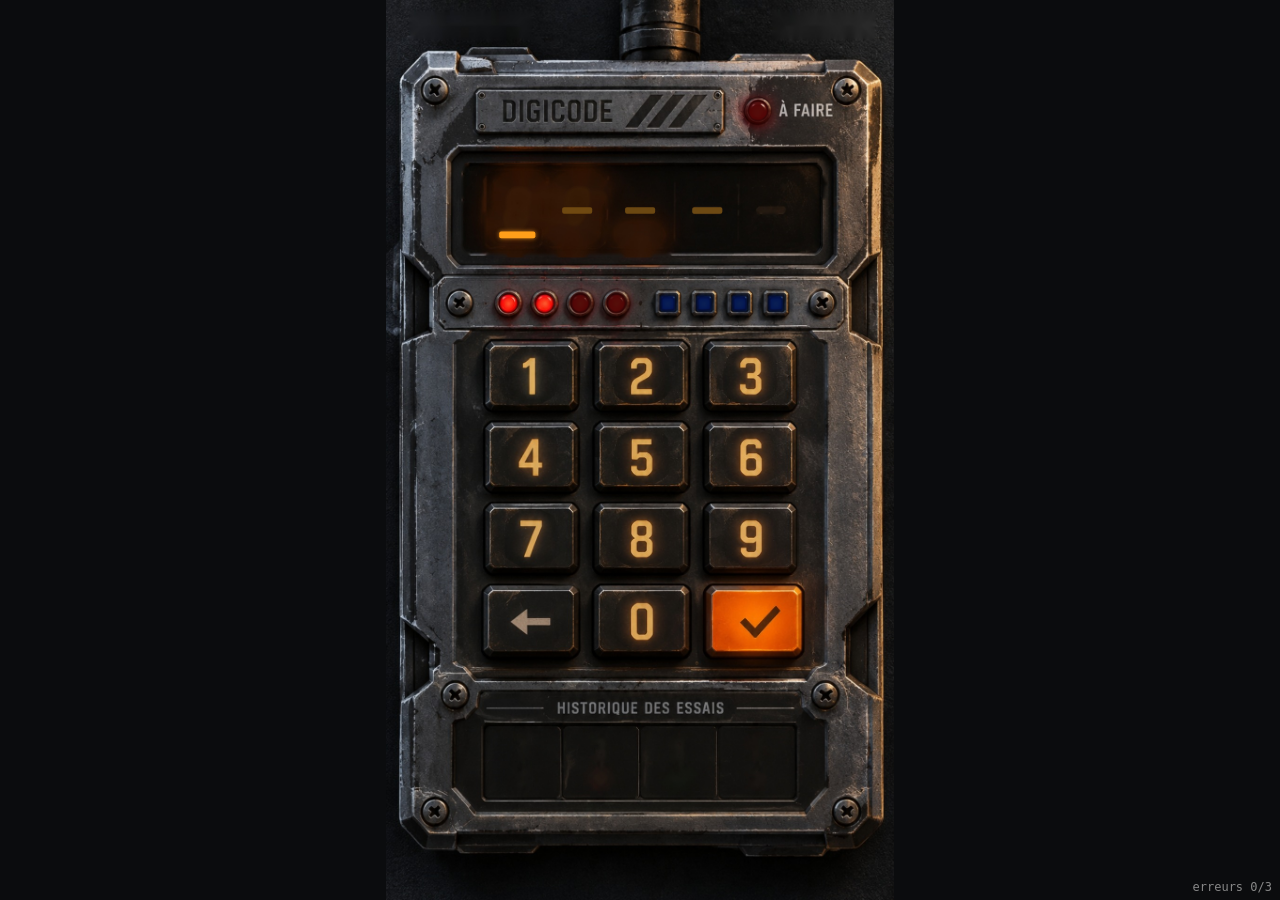
<file: test/digicode2.html>
<!DOCTYPE html>
<html lang="fr">
<head>
<meta charset="utf-8">
<meta name="viewport" content="width=device-width,initial-scale=1,viewport-fit=cover">
<meta name="theme-color" content="#0b0c0e">
<title>ZERO TIME — Digicode v2 (maquette)</title>
<style>
html,body{margin:0;height:100%;background:#0b0c0e;overscroll-behavior:none}
body{display:flex;justify-content:center;align-items:flex-start}
#app{width:min(100vw,calc(100vh*1080/1916));max-width:100%;position:relative}
#end{position:fixed;inset:0;display:none;align-items:center;justify-content:center;flex-direction:column;gap:18px;background:rgba(0,0,0,.86);color:#fff;font:700 38px/1.1 ZTDBarlow,'Barlow Condensed',sans-serif;letter-spacing:.06em;text-align:center;z-index:9}
#end.show{display:flex}
#end.win{color:#00ffaa}#end.lose{color:#ff3333}
#end button{font:600 24px ZTDBarlow,sans-serif;letter-spacing:.08em;padding:12px 28px;border:2px solid currentColor;background:transparent;color:inherit;border-radius:8px}
#toast{position:fixed;left:50%;top:14px;transform:translateX(-50%);background:rgba(10,10,10,.92);color:#ffd08a;border:1px solid #6a4a1a;padding:8px 16px;border-radius:8px;font:600 20px ZTDBarlow,sans-serif;letter-spacing:.04em;opacity:0;transition:opacity .2s;pointer-events:none;z-index:8;white-space:nowrap}
#toast.show{opacity:1}
#hud{position:fixed;right:8px;bottom:6px;color:#888;font:12px monospace;z-index:7;text-align:right}
</style>
</head>
<body>
<div id="app"></div>
<div id="toast"></div>
<div id="hud"></div>
<div id="end"><div id="endt"></div><button id="again">REJOUER</button></div>
<script src="digicode2.js"></script>
<script>
/* Simulateur de serveur : en jeu, tout ceci est fait par les fonctions zt_* côté Supabase. */
(function(){
  var q=new URLSearchParams(location.search), LEN=+(q.get("len")||4);
  var ui=ZTDigicode.mount(document.getElementById("app"),{len:LEN,demo:q.get("demo")==="1"});
  var code,errors,toastT;
  function gen(){var d=[0,1,2,3,4,5,6,7,8,9],s="";while(s.length<LEN){s+=d.splice(Math.floor(Math.random()*d.length),1)[0];}return s;}
  function lamps(){var r=0,b=0;code.split("").forEach(function(c){if(+c%2===0)r++;if(+c>=6)b++;});return {red:r,blue:b};}
  function toast(t){var e=document.getElementById("toast");e.textContent=t;e.classList.add("show");clearTimeout(toastT);toastT=setTimeout(function(){e.classList.remove("show");},2200);}
  function hud(){document.getElementById("hud").textContent=(q.get("show")==="1"?"code "+code+" · ":"")+"erreurs "+errors+"/3";}
  function start(){
    code=q.get("code")||gen();errors=0;
    if(!(q.get("demo")==="1"&&!window.__started))ui.reset();window.__started=1;ui.setLamps(lamps());hud();
    document.getElementById("end").className="";document.getElementById("end").style.display="";
  }
  function end(win){var e=document.getElementById("end");document.getElementById("endt").textContent=win?"BOMBE DÉSAMORCÉE":"EXPLOSION";e.className="show "+(win?"win":"lose");e.style.display="flex";}
  ui.on("submit",function(v){
    var ver="";
    for(var i=0;i<v.length;i++)ver+=v[i]===code[i]?"g":(code.indexOf(v[i])>-1?"o":"x");
    var ok=v===code;
    ui.result({verdicts:ver,solved:ok});
    if(ok){setTimeout(function(){end(true);},1400);return;}
    errors++;hud();
    var pen=errors===1?20:errors===2?30:0;
    if(errors>=3){setTimeout(function(){end(false);},900);}
    else toast("Erreur "+errors+"/3 : −"+pen+" s");
  });
  document.getElementById("again").onclick=start;
  window.__ui=ui;
  start();
  if(q.get("type")){q.get("type").split("").forEach(function(c){ui.press(c);});if(q.get("go")==="1")ui.press("ok");}
  if(q.get("demo")==="1"){/* image brute tant qu'on n'a pas touché */}
})();
</script>
</body>
</html>
</file>
<file: css/rotary.css>
/* ROTARY — habillage = visuel de référence ; seuls les éléments mobiles sont superposés */
@font-face{font-family:ZTWBarlow;src:url(../assets/digicode/barlow-600.woff2) format("woff2");font-weight:600;font-display:swap}
.zr{position:fixed;inset:0;display:flex;flex-direction:column;align-items:center;background:radial-gradient(120% 80% at 50% 40%,#12100c 0%,#050403 70%);
  user-select:none;-webkit-user-select:none;touch-action:none;-webkit-tap-highlight-color:transparent;overflow:hidden}
.zr-bar{flex:none;width:100%;box-sizing:border-box;height:calc(max(env(safe-area-inset-top,0px),6px) + 40px);padding:max(env(safe-area-inset-top,0px),6px) 10px 0;display:flex;align-items:center}
.zr-back{height:32px;padding:0 12px;font:700 13px "JetBrains Mono",ui-monospace,monospace;background:#1a1e24;border:1px solid #373f4a;color:#ff9f32;border-radius:8px;letter-spacing:.06em;white-space:nowrap;cursor:pointer}
.zr-wrap{flex:1;min-height:0;width:100%;display:flex;align-items:center;justify-content:center}
.zr-stage{position:relative;width:min(100vw,calc((100dvh - 52px) * 941 / 1672));aspect-ratio:941/1672;
  filter:drop-shadow(0 10px 28px #000);container-type:inline-size}
.zr-stage.shake{animation:zr-shake .45s steps(2,end) 1}
@keyframes zr-shake{0%{transform:translate(0,0)}25%{transform:translate(-5px,2px)}50%{transform:translate(5px,-2px)}75%{transform:translate(-3px,0)}100%{transform:none}}
.zr-stage>*{position:absolute}
.zr-panel{inset:0;width:100%;height:100%;display:block;pointer-events:none}
/* positions en % de l'image 1241 × 1267 (variables posées en JS) */
.zr-at{position:absolute;left:calc(var(--x) / 941 * 100%);top:calc(var(--y) / 1672 * 100%);width:calc(var(--w) / 941 * 100%);height:calc(var(--w) / 1672 * 100%);transform:translate(-50%,-50%)}
.zr-at img{display:block;width:100%;height:100%;pointer-events:none}
/* chrono */
.zr-tpatch{left:calc(680 / 941 * 100%);top:calc(104 / 1672 * 100%);width:calc(186 / 941 * 100%);height:calc(84 / 1672 * 100%);
  background:radial-gradient(120% 140% at 50% 45%,#1b0f05,#130a03);box-shadow:0 0 6px 4px #130a03}
.zr-time{left:calc(680 / 941 * 100%);top:calc(104 / 1672 * 100%);width:calc(186 / 941 * 100%);height:calc(84 / 1672 * 100%);display:flex;align-items:baseline;justify-content:center;padding-top:calc(18 / 941 * 100cqw);box-sizing:border-box;
  font-family:'JetBrains Mono',ui-monospace,monospace;font-weight:700;line-height:1;color:#f58715;font-variant-numeric:tabular-nums;
  text-shadow:0 0 8px rgba(245,135,21,.9),0 0 22px rgba(245,135,21,.6),0 0 42px rgba(245,135,21,.35)}
.zr-tm{font-size:calc(46 / 941 * 100cqw);letter-spacing:-.04em}
.zr-tc{font-size:calc(19 / 941 * 100cqw);margin-left:.3em;letter-spacing:.02em}
.zr-time.al{color:#ff4a3a;text-shadow:0 0 10px rgba(255,60,40,.7);animation:zr-bl var(--zp,1s) steps(1,end) infinite}
/* molettes */
.zr-cap{transition:transform .09s cubic-bezier(.3,1.6,.5,1);will-change:transform}
.zr-k.lock .zr-cap{filter:brightness(.78) saturate(.8)}
.zr-hit{border-radius:50%;z-index:6;cursor:grab;touch-action:none}
.zr-ring{border-radius:50%;pointer-events:none;box-shadow:0 0 0 0 rgba(255,150,40,0);transition:box-shadow .15s}
.zr-sym{width:calc(64 / 941 * 100%);height:calc(72 / 1672 * 100%);transform:translate(-50%,-50%);border-radius:50%;pointer-events:none;mix-blend-mode:screen;
  background:radial-gradient(circle,rgba(255,170,50,.85) 0,rgba(255,120,20,.42) 38%,rgba(255,100,10,0) 70%);transition:left .09s,top .09s,opacity .15s}
.zr-k.ok .zr-sym{background:radial-gradient(circle,rgba(120,255,200,.8) 0,rgba(0,220,140,.4) 38%,rgba(0,200,120,0) 70%)}
.zr-links{inset:0;width:100%;height:100%;pointer-events:none;overflow:visible}
.zr-links line{stroke:#d98a3a;stroke-width:3;stroke-dasharray:10 8;opacity:0;transition:opacity .2s;filter:drop-shadow(0 0 5px rgba(255,140,40,.8))}
.zr-links line.on{opacity:.9;animation:zr-dash 1.2s linear infinite}
@keyframes zr-dash{to{stroke-dashoffset:-36}}
/* voyants */
.zr-led .on{position:absolute;inset:0;opacity:0;transition:opacity .12s}
.zr-led.on .on{opacity:1}
.zr-led.blink .on{animation:zr-bl var(--bp,.5s) steps(1,end) infinite}
@keyframes zr-bl{0%,49%{opacity:1}50%,100%{opacity:0}}
/* bouton de validation */
.zr-lens{transition:transform .08s,filter .15s}
.zr-btn.idle .zr-lens{filter:brightness(.9) saturate(.95)}
.zr-btn.armed .zr-lens{animation:zr-pulse .5s ease-in-out infinite}
.zr-btn.busy .zr-lens{filter:brightness(.45) saturate(.7)}
.zr-btn.ok .zr-lens{filter:hue-rotate(92deg) brightness(1.05) saturate(1.1)}
.zr-btn.fail .zr-lens{animation:zr-fail .5s steps(1,end) 2}
.zr-btn.down .zr-lens{transform:scale(.93);filter:brightness(1.25)}
@keyframes zr-pulse{0%,100%{filter:brightness(.8) saturate(.9)}50%{filter:brightness(1.45) saturate(1.2)}}
@keyframes zr-fail{0%{filter:brightness(.4) saturate(.6)}50%{filter:brightness(1.3)}}
.zr-bhit{border-radius:50%;z-index:6;cursor:pointer}
.zr-arm{border-radius:50%;pointer-events:none;box-shadow:0 0 0 0 rgba(255,150,40,0)}
@keyframes zr-arm{0%,100%{box-shadow:0 0 0 2px rgba(255,150,40,.2),0 0 12px 2px rgba(255,130,30,.2)}50%{box-shadow:0 0 0 4px rgba(255,170,60,.7),0 0 30px 8px rgba(255,130,30,.55)}}
.zr-dbg{position:fixed;left:6px;bottom:4px;font:10px "JetBrains Mono",monospace;color:#6e6757;letter-spacing:.1em}
@media (prefers-reduced-motion:reduce){.zr-cap{transition:none}.zr-btn.armed .zr-lens,.zr-btn.armed .zr-arm{animation:none}}

.zr-tri{opacity:0;transition:opacity .12s;pointer-events:none}
.zr-tri.ok{opacity:1}

.zr-vd{margin-left:auto;font:700 13px "JetBrains Mono",ui-monospace,monospace;letter-spacing:.08em;color:#ff9f32}
</file>
